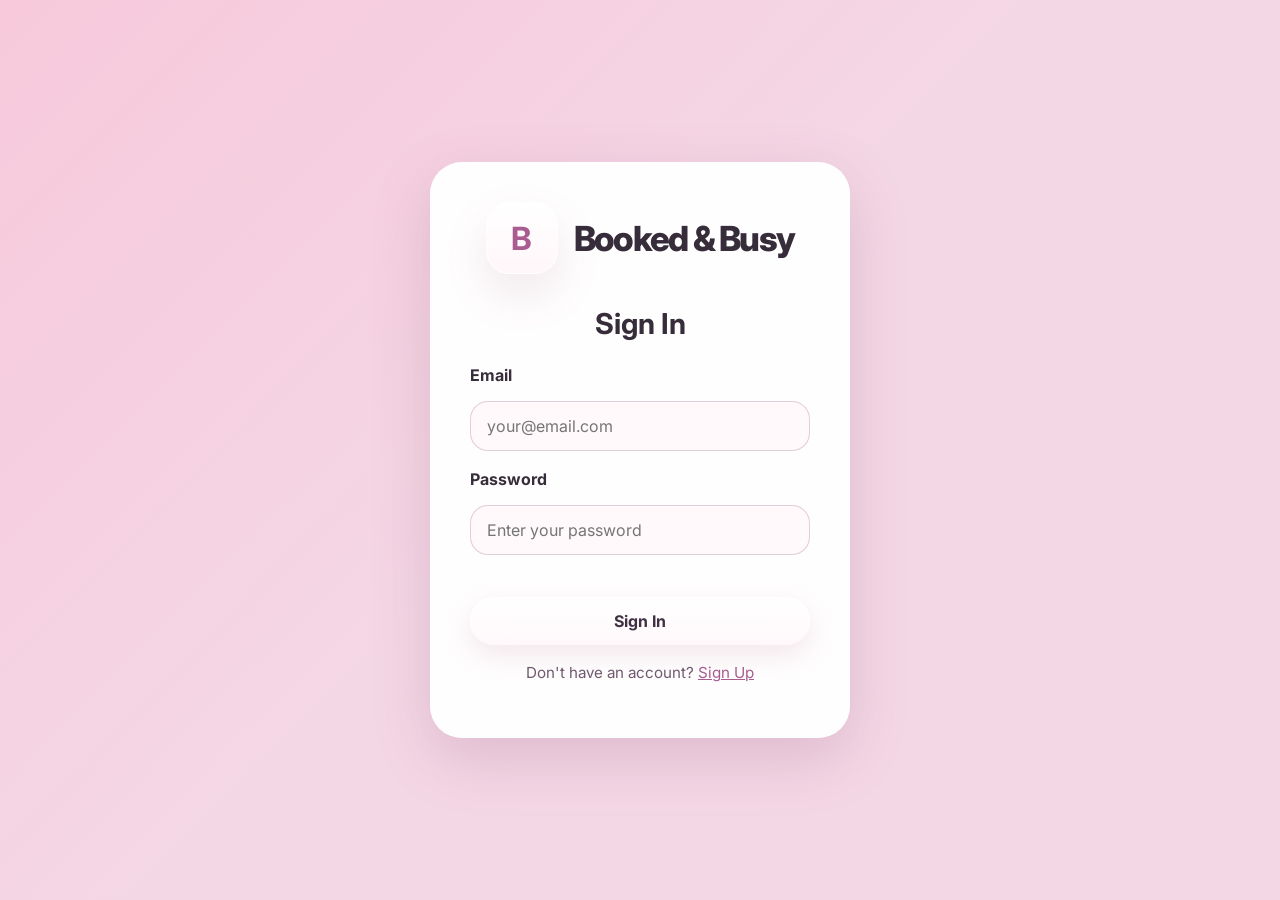
<file: index.html>
<!DOCTYPE html>
<html lang="en">
<head>
  <meta charset="UTF-8" />
  <meta name="viewport" content="width=device-width, initial-scale=1.0" />
  <title>Booked & Busy</title>
  <link rel="preconnect" href="https://fonts.googleapis.com" />
  <link rel="preconnect" href="https://fonts.gstatic.com" crossorigin />
  <link href="https://fonts.googleapis.com/css2?family=Inter:wght@400;500;600;700;800&family=Playfair+Display:wght@600;700&display=swap" rel="stylesheet" />
  <link rel="stylesheet" href="css/styles.css" />
</head>
<body id="indexPage">
  <!-- Login Modal -->
  <div class="auth-modal" id="authModal">
    <div class="auth-modal-content">
      <div class="auth-modal-header">
        <div class="logo-block">
          <div class="logo-mark">B</div>
          <div>
            <p class="logo-line">Booked & Busy</p>
          </div>
        </div>
      </div>
      <div class="auth-modal-body">
        <form id="authForm">
          <h2 id="authFormTitle">Sign In</h2>
          <div class="form-group">
            <label for="authEmail">Email</label>
            <input type="email" id="authEmail" name="email" placeholder="your@email.com" required />
          </div>
          <div class="form-group">
            <label for="authPassword">Password</label>
            <input type="password" id="authPassword" name="password" placeholder="Enter your password" required />
          </div>
          <div class="form-group" id="confirmPasswordGroup" style="display: none;">
            <label for="authConfirmPassword">Confirm Password</label>
            <input type="password" id="authConfirmPassword" name="confirmPassword" placeholder="Confirm your password" />
          </div>
          <button type="submit" class="hero-btn" id="authSubmitBtn">Sign In</button>
          <p class="auth-toggle">
            Don't have an account? <button type="button" id="switchToSignup" class="link-button">Sign Up</button>
          </p>
          <p class="auth-toggle" id="signupToggle" style="display: none;">
            Already have an account? <button type="button" id="switchToSignin" class="link-button">Sign In</button>
          </p>
        </form>
      </div>
    </div>
  </div>

  <!-- Landing Page (hidden after login) -->
  <div class="landing-shell" id="landingShell" style="display: none;">
    <header class="landing-header">
      <div class="logo-block">
        <div class="logo-mark">B</div>
        <div>
          <p class="logo-line">Booked & Busy</p>
          <p class="logo-subtitle">Your soft pink planner for every day.</p>
        </div>
      </div>
      <nav class="landing-nav" aria-label="Main navigation">
        <button class="auth-logout-btn" type="button" id="logoutBtn">Log Out</button>
      </nav>
    </header>

    <main class="landing-main">
      <section class="landing-copy">
        <p class="eyebrow">Cute, calm, and completely clickable</p>
        <h1>Plan your year with a pink glow.</h1>
        <p class="hero-text">A sleek, polished calendar experience where every reminder, task, and event appears in the same sweet style. Open year, month, week, or day views with one tap.</p>
        <div class="hero-actions">
          <a class="hero-btn" href="p1year.html">Open Calendar</a>
          <a class="hero-secondary" href="p2month.html">Month View</a>
        </div>
      </section>

      <section class="landing-preview">
        <div class="preview-card">
          <p class="preview-title">Full month view</p>
          <p>See every day in a soft pastel grid and open any date to add reminders.</p>
        </div>
        <div class="preview-card preview-card-soft">
          <p class="preview-title">Sweet week planning</p>
          <p>Track your week with colored event cards and quick day links.</p>
        </div>
        <div class="preview-card preview-card-soft">
          <p class="preview-title">Custom style</p>
          <p>Upload a background, personalize button colors, and keep your planner looking fresh.</p>
        </div>
      </section>
    </main>

    <footer class="app-footer">
      <div class="footer-content">
        <div class="footer-section">
          <h4>Contact Us</h4>
          <ul class="footer-links">
            <li><a href="mailto:jalexis@ttu.edu">jalexis@ttu.edu</a></li>
            <li><a href="mailto:milreza@ttu.edu">milreza@ttu.edu</a></li>
            <li><a href="mailto:nshellim@ttu.edu">nshellim@ttu.edu</a></li>
          </ul>
        </div>
        <div class="footer-section">
          <p class="footer-thanks">Thank you for using Booked & Busy!</p>
        </div>
      </div>
    </footer>
  </div>

  <script src="js/auth.js"></script>
</body>
</html>
</file>
<file: css/styles.css>
:root {
  --app-background: #f4d7e5;
  --card-border: #e8b5c7;
  --card-surface: rgba(255, 250, 252, 0.88);
  --cell-surface: rgba(255, 244, 248, 0.90);
  --button-surface: #ffffff;
  --button-text: #3f3143;
  --text-main: #362c3a;
  --text-soft: #705a6f;
  --shadow-soft: 0 20px 45px rgba(132, 73, 110, 0.12);
  --shadow-button: 0 10px 28px rgba(176, 112, 144, 0.16);
}

* {
  box-sizing: border-box;
}

html {
  scroll-behavior: smooth;
}

body {
  margin: 0;
  min-height: 100%;
  font-family: 'Inter', Arial, sans-serif;
  color: var(--text-main);
  background: radial-gradient(circle at top left, rgba(255, 255, 255, 0.78), transparent 28%),
    linear-gradient(160deg, #f7c9db 0%, var(--app-background) 48%, #f4d7e5 100%);
  transition: background 0.3s ease, color 0.3s ease;
}

a {
  color: inherit;
  text-decoration: none;
}

button,
input,
textarea,
select {
  font: inherit;
}

.landing-shell,
.app-shell {
  width: min(1200px, 100%);
  margin: 0 auto;
}

.landing-shell {
  min-height: 100vh;
  padding: 32px 24px 48px;
}

.landing-header,
.calendar-header {
  display: flex;
  flex-wrap: wrap;
  align-items: center;
  justify-content: space-between;
  gap: 18px;
}

.logo-block {
  display: flex;
  align-items: center;
  gap: 16px;
}

.logo-mark {
  width: 72px;
  height: 72px;
  display: grid;
  place-items: center;
  border-radius: 24px;
  background: linear-gradient(180deg, rgba(255,255,255,0.98), rgba(255,245,249,0.86));
  border: 1px solid rgba(255,255,255,0.8);
  box-shadow: var(--shadow-soft);
  font-size: 2rem;
  font-weight: 700;
  color: #a95c8f;
}

.logo-line {
  margin: 0;
  font-size: clamp(1.8rem, 2.7vw, 3.6rem);
  font-weight: 800;
  letter-spacing: -0.05em;
}

.logo-subtitle {
  margin: 6px 0 0;
  color: var(--text-soft);
  font-size: 1rem;
}

.landing-nav {
  display: flex;
  flex-wrap: wrap;
  gap: 16px;
}

.landing-nav a {
  padding: 14px 20px;
  border-radius: 999px;
  background: rgba(255,255,255,0.7);
  color: var(--text-main);
  box-shadow: var(--shadow-button);
}

.landing-main {
  display: grid;
  grid-template-columns: 1.2fr 0.8fr;
  gap: 32px;
  align-items: start;
  padding: 40px 0 0;
}

.landing-copy {
  max-width: 640px;
}

.eyebrow {
  margin: 0 0 18px;
  color: var(--text-soft);
  font-weight: 700;
  letter-spacing: 0.16em;
  text-transform: uppercase;
  font-size: 0.9rem;
}

.landing-copy h1 {
  margin: 0 0 24px;
  font-size: clamp(3rem, 4.6vw, 4.8rem);
  line-height: 1.02;
}

.hero-text {
  margin: 0 0 32px;
  max-width: 54rem;
  line-height: 1.7;
  color: var(--text-soft);
}

.hero-actions {
  display: flex;
  flex-wrap: wrap;
  gap: 16px;
}

.hero-btn,
.hero-secondary,
.view-button,
.customize-button,
.icon-button,
.footer-button,
.back-link {
  border: none;
  border-radius: 24px;
  background: linear-gradient(180deg, var(--button-surface), rgba(255,248,251,0.96));
  color: var(--button-text);
  cursor: pointer;
  box-shadow: var(--shadow-button);
}

.hero-btn,
.view-button,
.footer-button,
.back-link {
  padding: 14px 26px;
}

.hero-btn {
  display: inline-flex;
  align-items: center;
  justify-content: center;
  min-width: 170px;
  font-weight: 700;
}

.hero-secondary {
  display: inline-flex;
  align-items: center;
  justify-content: center;
  padding: 14px 24px;
  background: transparent;
  border: 1px solid rgba(255,255,255,0.85);
}

.landing-preview {
  display: grid;
  gap: 18px;
}

.preview-card {
  border-radius: 32px;
  background: rgba(255,255,255,0.9);
  border: 1px solid rgba(255,255,255,0.8);
  padding: 28px;
  box-shadow: var(--shadow-soft);
}

.preview-card-soft {
  background: rgba(255,245,251,0.82);
}

.preview-title {
  margin: 0 0 12px;
  font-size: 1.05rem;
  font-weight: 700;
}

.calendar-card {
  width: 100%;
  margin: 0 auto 32px;
  border-radius: 36px;
  background: linear-gradient(180deg, rgba(255,250,251,0.98), rgba(255,243,248,0.9));
  border: 1px solid rgba(255,255,255,0.75);
  box-shadow: var(--shadow-soft);
  outline: 6px solid rgba(255,255,255,0.6);
  backdrop-filter: blur(12px);
}

.calendar-header {
  display: grid;
  grid-template-columns: 1fr auto 1fr;
  gap: 24px;
  align-items: center;
  padding: 28px 32px 18px;
}

.header-left,
.header-right {
  display: flex;
  align-items: center;
  gap: 16px;
}

.header-left {
  justify-content: flex-start;
}

.header-center {
  display: flex;
  flex-direction: column;
  align-items: center;
  gap: 16px;
}

.month-display {
  display: inline-flex;
  align-items: center;
  justify-content: center;
  padding: 20px 34px;
  border-radius: 28px;
  background: linear-gradient(180deg, rgba(255,255,255,0.95), rgba(255,241,247,0.96));
  box-shadow: inset 0 1px 0 rgba(255,255,255,0.92);
  border: 1px solid rgba(255,255,255,0.65);
  position: relative;
}

.month-selector {
  border: none;
  background: none;
  padding: 0;
  display: flex;
  align-items: center;
  gap: 12px;
  cursor: pointer;
  font-family: inherit;
  color: inherit;
}

.month-text {
  font-family: 'Playfair Display', serif;
  font-size: clamp(2.4rem, 3vw, 3.5rem);
  font-weight: 700;
  letter-spacing: -0.04em;
}

.month-dropdown {
  position: absolute;
  top: calc(100% + 12px);
  left: 0;
  background: rgba(255,255,255,0.98);
  border-radius: 20px;
  padding: 12px 0;
  min-width: 200px;
  box-shadow: 0 10px 32px rgba(132, 73, 110, 0.2);
  z-index: 30;
  display: none;
  flex-direction: column;
  gap: 2px;
  animation: slideUp 0.2s ease;
}

.month-dropdown.hidden {
  display: none !important;
}

.month-dropdown:not(.hidden) {
  display: flex;
}

.dropdown-header {
  padding: 12px 16px;
  font-weight: 700;
  color: var(--text-main);
  border-bottom: 1px solid rgba(200,200,200,0.2);
  font-size: 0.9rem;
  text-transform: uppercase;
  letter-spacing: 0.05em;
}

.dropdown-item {
  padding: 12px 20px;
  border: none;
  background: transparent;
  color: var(--text-main);
  text-align: left;
  cursor: pointer;
  transition: all 0.22s ease;
  font-weight: 500;
}

.dropdown-item:hover {
  background: rgba(255,245,251,0.8);
  padding-left: 28px;
}

.view-selector {
  display: flex;
  align-items: center;
  gap: 12px;
  flex-wrap: wrap;
}

.view-button {
  display: inline-flex;
  align-items: center;
  justify-content: center;
  padding: 12px 20px;
  border-radius: 999px;
  background: transparent;
  color: var(--text-main);
  font-weight: 700;
  transition: background 0.22s ease, transform 0.22s ease;
}

.view-button.active {
  background: rgba(255,255,255,0.95);
}

.view-button:hover,
.customize-button:hover,
.icon-button:hover,
.quick-menu-item:hover,
.footer-button:hover,
.back-link:hover,
.hero-btn:hover,
.hero-secondary:hover {
  transform: translateY(-1px);
}

.customize-button,
.icon-button,
.quick-menu-item,
.footer-button,
.back-link {
  border: none;
  border-radius: 20px;
  background: linear-gradient(180deg, var(--button-surface), rgba(255,248,251,0.96));
  color: var(--button-text);
}

.customize-button {
  padding: 16px 34px;
  font-weight: 700;
}

.icon-button {
  width: 60px;
  height: 60px;
  display: inline-flex;
  align-items: center;
  justify-content: center;
  border-radius: 20px;
}

.icon-img {
  width: 24px;
  height: 24px;
}

.add-icon span {
  font-size: 1.8rem;
  line-height: 1;
}

.menu-wrap {
  position: relative;
}

.quick-menu {
  position: absolute;
  right: 0;
  top: calc(100% + 10px);
  min-width: 220px;
  display: flex;
  flex-direction: column;
  gap: 10px;
  z-index: 20;
}

.quick-menu-item {
  padding: 14px 18px;
  border-radius: 16px;
  background: rgba(255,255,255,0.92);
  color: var(--text-main);
  font-weight: 700;
  cursor: pointer;
}

.hidden {
  display: none !important;
}

.customize-panel {
  margin: 12px 28px 24px;
  padding: 24px;
  border-radius: 28px;
  background: rgba(255,255,255,0.85);
  border: 1px solid rgba(255,255,255,0.8);
  box-shadow: inset 0 1px 0 rgba(255,255,255,0.9);
}

.customize-grid {
  display: grid;
  grid-template-columns: repeat(4, minmax(180px, 1fr));
  gap: 18px;
}

.customize-section {
  background: rgba(255,250,251,0.92);
  border-radius: 22px;
  padding: 18px;
}

.customize-section label,
.preview-label {
  display: block;
  margin-bottom: 10px;
  font-weight: 700;
}

.customize-section input[type="file"] {
  width: 100%;
}

.hint {
  margin: 10px 0 0;
  color: var(--text-soft);
  font-size: 0.9rem;
}

.picker-row {
  display: flex;
  align-items: center;
  gap: 12px;
}

.picker-row input[type="color"] {
  width: 52px;
  height: 52px;
  border: none;
  border-radius: 16px;
  cursor: pointer;
}

.preview-area {
  margin-top: 20px;
  display: grid;
  gap: 12px;
}

.preview-swatch {
  height: 96px;
  border-radius: 24px;
  border: 1px solid rgba(255,255,255,0.88);
  background: linear-gradient(145deg, var(--app-background), #ffffff);
}

.calendar-footer {
  margin-top: 18px;
  display: flex;
  justify-content: flex-end;
  gap: 12px;
}

.footer-button {
  padding: 14px 20px;
  font-weight: 700;
}

.save-btn {
  background: linear-gradient(135deg, #fff5d6, #fff8ef 55%, #ffffff);
}

.calendar-layout {
  padding: 8px 18px 24px;
}

.day-headers {
  display: grid;
  grid-template-columns: repeat(7, minmax(0, 1fr));
  gap: 12px;
  margin-bottom: 16px;
}

.day-header {
  font-weight: 700;
  text-transform: uppercase;
  letter-spacing: 0.08em;
  font-size: 0.78rem;
  color: var(--text-soft);
  padding: 14px 12px;
  text-align: center;
}

.day-header:not(:last-child) {
  border-right: none;
}

.week-layout .week-intro {
  margin-bottom: 18px;
}

.subtitle {
  margin: 0;
  color: var(--text-soft);
  font-size: 1rem;
  line-height: 1.5;
}

.year-grid-layout {
  display: grid;
  grid-template-columns: minmax(0, 1fr);
  gap: 24px;
  align-items: start;
}

.app-shell[data-page="year"] {
  display: grid;
  grid-template-columns: minmax(0, 1fr) 300px;
  grid-template-areas:
    "header header"
    "main aside";
  gap: 24px;
}

.app-shell[data-page="year"] > .calendar-header {
  grid-area: header;
}

.app-shell[data-page="year"] > .calendar-layout.year-grid-layout {
  grid-area: main;
}

.app-shell[data-page="year"] > .day-sidebar {
  grid-area: aside;
  align-self: start;
}

.year-status {
  padding: 28px 28px 24px;
}

.year-status h2 {
  margin: 0 0 10px;
  font-size: clamp(2.1rem, 2.2vw, 3rem);
}

.year-status .subtitle {
  max-width: 44rem;
}

.year-grid {
  display: grid;
  grid-template-columns: repeat(4, minmax(0, 1fr));
  gap: 18px;
  padding: 0 28px 28px;
}

.month-card {
  min-height: 160px;
  padding: 22px;
  display: grid;
  grid-template-rows: auto 1fr;
  gap: 16px;
  border-radius: 28px;
  background: linear-gradient(180deg, rgba(255,250,252,0.96), rgba(255,240,245,0.92));
  border: 1px solid rgba(255,255,255,0.75);
  box-shadow: var(--shadow-button);
  cursor: pointer;
}

.month-card:hover {
  transform: translateY(-1px);
}

.month-header {
  font-size: 1.25rem;
  font-weight: 800;
}

.month-badge {
  display: inline-flex;
  padding: 8px 14px;
  border-radius: 999px;
  background: rgba(255,222,235,0.8);
  color: #8d5a7f;
  font-weight: 700;
}

.calendar-grid {
  display: grid;
  grid-template-columns: repeat(7, minmax(0, 1fr));
  gap: 12px;
}

.calendar-cell,
.week-card {
  min-height: 180px;
  padding: 18px;
  border-radius: 26px;
  border: 1px solid rgba(255,255,255,0.75);
  background: linear-gradient(180deg, rgba(255,246,250,0.95), rgba(255,239,247,0.86));
  box-shadow: inset 0 1px 0 rgba(255,255,255,0.92);
}

.day-button {
  display: flex;
  flex-direction: column;
  align-items: flex-start;
  justify-content: space-between;
  cursor: pointer;
  position: relative;
}

.calendar-cell.current-day,
.week-card.current-day {
  border-color: #ec6ca5;
  box-shadow: 0 0 0 2px rgba(236, 108, 165, 0.18);
}

.today-heart {
  margin-left: 8px;
  color: #e84c7c;
  font-size: 0.8rem;
}

.event-card-top {
  display: flex;
  align-items: center;
  justify-content: space-between;
  gap: 12px;
  margin-bottom: 12px;
}

.event-card-actions {
  display: flex;
  gap: 8px;
}

.icon-button.small {
  padding: 8px 12px;
  border-radius: 16px;
  font-size: 0.85rem;
}

.icon-button.small.danger {
  background: rgba(255, 212, 225, 0.95);
  color: #94264b;
}

.badge.holiday {
  background: rgba(255, 180, 206, 0.95);
  color: #8e3c6d;
}

.badge.important {
  background: rgba(250, 233, 166, 0.95);
  color: #7a5d3a;
}

.cell-number,
.date-number {
  display: inline-flex;
  align-items: center;
  justify-content: center;
  width: 42px;
  height: 42px;
  border-radius: 16px;
  background: rgba(255,255,255,0.9);
  font-weight: 800;
  color: var(--text-main);
}

.day-badges {
  margin-top: 16px;
  display: flex;
  flex-wrap: wrap;
  gap: 8px;
}

.badge {
  display: inline-flex;
  align-items: center;
  justify-content: center;
  padding: 8px 12px;
  border-radius: 999px;
  font-size: 0.8rem;
  font-weight: 700;
  text-transform: capitalize;
}

.badge.event {
  background: rgba(255,205,232,0.92);
  color: #824d75;
}

.badge.task {
  background: rgba(254,241,206,0.95);
  color: #8b5c45;
}

.badge.reminder {
  background: rgba(215,196,252,0.96);
  color: #5f4380;
}

.week-card {
  display: flex;
  flex-direction: column;
  gap: 14px;
  min-height: 200px;
  cursor: pointer;
  padding: 18px;
  border-radius: 26px;
  border: 1px solid rgba(255,255,255,0.75);
  background: linear-gradient(180deg, rgba(255,246,250,0.95), rgba(255,239,247,0.86));
  box-shadow: inset 0 1px 0 rgba(255,255,255,0.92);
  transition: all 0.22s ease;
}

.week-card:hover {
  transform: translateY(-2px);
  box-shadow: 0 4px 16px rgba(132, 73, 110, 0.15), inset 0 1px 0 rgba(255,255,255,0.92);
}

.week-card-header {
  font-weight: 700;
  color: #472d42;
  display: flex;
  align-items: center;
  justify-content: space-between;
}

.week-card-body {
  display: grid;
  gap: 10px;
}

.week-event {
  padding: 12px 16px;
  border-radius: 18px;
  background: rgba(255,245,251,0.85);
  color: #53344a;
  font-weight: 700;
  font-size: 0.95rem;
  transition: all 0.22s ease;
}

.week-event:hover {
  background: rgba(255,240,248,0.95);
  transform: translateX(2px);
}

.week-empty {
  color: var(--text-soft);
  font-style: italic;
}

.day-detail {
  display: grid;
  gap: 22px;
  grid-template-columns: 1.4fr 0.6fr;
  padding: 28px;
}

.detail-panel,
.summary-card {
  border-radius: 32px;
  background: rgba(255,255,255,0.96);
  border: 1px solid rgba(255,255,255,0.8);
  box-shadow: var(--shadow-soft);
  padding: 28px;
}

.detail-panel {
  display: grid;
  gap: 18px;
}

.detail-panel h2 {
  margin: 0 0 10px;
}

.event-list {
  display: grid;
  gap: 16px;
}

.event-card {
  border-radius: 28px;
  padding: 20px;
  background: rgba(255,245,251,0.9);
  border: 1px solid rgba(255,255,255,0.75);
}

.event-card h3,
.event-card p,
.event-card span {
  margin: 0;
}

.event-card h3 {
  font-size: 1.2rem;
  margin-bottom: 10px;
}

.event-card span {
  display: inline-block;
  margin-top: 12px;
  color: var(--text-soft);
  font-size: 0.95rem;
}

.summary-card h3 {
  margin-top: 0;
}

.search-modal,
.add-modal {
  position: fixed;
  inset: 0;
  display: none;
  align-items: center;
  justify-content: center;
  background: rgba(33,19,33,0.32);
  z-index: 50;
  animation: fadeIn 0.2s ease;
}

.search-modal.active,
.add-modal.active {
  display: grid;
}

@keyframes fadeIn {
  from {
    opacity: 0;
  }
  to {
    opacity: 1;
  }
}

@keyframes slideUp {
  from {
    transform: translateY(20px);
    opacity: 0;
  }
  to {
    transform: translateY(0);
    opacity: 1;
  }
}

.search-modal-content,
.add-modal-content {
  width: min(560px, 92vw);
  border-radius: 32px;
  background: rgba(255,255,255,0.98);
  padding: 28px;
  box-shadow: var(--shadow-soft);
  animation: slideUp 0.3s ease;
}

.search-modal-header,
.add-modal-header {
  display: flex;
  align-items: center;
  justify-content: space-between;
  gap: 16px;
}

.search-modal-header h2,
.add-modal-header h2 {
  margin: 0;
}

.search-modal-body {
  margin-top: 18px;
  display: grid;
  gap: 16px;
}

.search-input,
input[type='text'],
input[type='date'],
input[type='time'],
textarea {
  width: 100%;
  padding: 14px 16px;
  border-radius: 18px;
  border: 1px solid rgba(220,199,213,0.88);
  background: rgba(255,249,252,0.92);
  color: var(--text-main);
  font-size: 1rem;
}

.form-group {
  display: grid;
  gap: 8px;
}

.form-group label {
  font-weight: 700;
  color: var(--text-main);
}

textarea {
  min-height: 140px;
  resize: vertical;
}

@media (max-width: 1100px) {
  .landing-main,
  .year-grid-layout,
  .day-detail {
    grid-template-columns: 1fr;
  }

  .calendar-header {
    grid-template-columns: 1fr;
    justify-items: center;
  }

  .header-left,
  .header-right {
    width: 100%;
    justify-content: center;
  }

  .customize-grid {
    grid-template-columns: repeat(2, minmax(180px, 1fr));
  }
}

.customize-subsection {
  margin-bottom: 32px;
  padding-bottom: 24px;
  border-bottom: 1px solid rgba(200,200,200,0.2);
}

.customize-subsection h3 {
  margin: 0 0 16px;
  font-size: 1.1rem;
  font-weight: 700;
  color: var(--text-main);
}

.themes-grid {
  display: grid;
  grid-template-columns: repeat(auto-fit, minmax(120px, 1fr));
  gap: 16px;
}

.theme-button {
  display: flex;
  flex-direction: column;
  align-items: center;
  gap: 10px;
  padding: 12px;
  border-radius: 16px;
  border: 2px solid transparent;
  background: rgba(255,255,255,0.6);
  cursor: pointer;
  transition: all 0.22s ease;
  font-weight: 600;
  font-size: 0.9rem;
}

.theme-button:hover {
  border-color: rgba(200,100,150,0.4);
  transform: translateY(-2px);
}

.theme-button.active-theme {
  border-color: #a95c8f;
  background: rgba(169,92,143,0.1);
}

.theme-preview {
  width: 100%;
  height: 60px;
  border-radius: 12px;
  box-shadow: 0 4px 12px rgba(0,0,0,0.1);
}

.filter-section {
  display: flex;
  align-items: center;
  gap: 12px;
  margin-bottom: 24px;
  padding: 16px;
  background: rgba(255,255,255,0.5);
  border-radius: 18px;
}

.filter-label {
  font-weight: 700;
  color: var(--text-main);
  white-space: nowrap;
}

.priority-filter-btn {
  padding: 10px 18px;
  border: 2px solid currentColor;
  border-radius: 20px;
  background: transparent;
  color: inherit;
  font-weight: 600;
  cursor: pointer;
  transition: all 0.22s ease;
}

.priority-filter-btn:hover {
  background: rgba(255,255,255,0.6);
}

.priority-filter-btn.active-filter {
  background: rgba(255,255,255,0.9);
  transform: translateY(-2px);
  box-shadow: 0 4px 12px rgba(0,0,0,0.1);
}

select {
  width: 100%;
  padding: 14px 16px;
  border-radius: 18px;
  border: 1px solid rgba(220,199,213,0.88);
  background: rgba(255,249,252,0.92);
  color: var(--text-main);
  font-size: 1rem;
  font-family: inherit;
  cursor: pointer;
}

select:focus {
  outline: none;
  border-color: #e7b5ca;
  box-shadow: 0 0 0 3px rgba(231, 181, 202, 0.1);
}

.priority-badge {
  font-weight: 700;
  font-size: 0.85rem;
}

/* Authentication Modal */
.auth-modal {
  position: fixed;
  inset: 0;
  display: none;
  align-items: center;
  justify-content: center;
  background: linear-gradient(135deg, #f7c9db 0%, #f4d7e5 48%, #f4d7e5 100%);
  z-index: 100;
}

.auth-modal-content {
  width: min(420px, 92vw);
  border-radius: 32px;
  background: rgba(255,255,255,0.98);
  padding: 40px;
  box-shadow: 0 20px 60px rgba(132, 73, 110, 0.2);
}

.auth-modal-header {
  margin-bottom: 32px;
  text-align: center;
}

.auth-modal-header .logo-block {
  justify-content: center;
  margin-bottom: 16px;
}

.auth-modal-body h2 {
  margin: 0 0 24px;
  font-size: 1.8rem;
  text-align: center;
}

.auth-modal-body .form-group {
  margin-bottom: 18px;
}

.auth-modal-body label {
  display: block;
  margin-bottom: 8px;
  font-weight: 700;
  color: var(--text-main);
}

.auth-modal-body input {
  width: 100%;
  padding: 14px 16px;
  border-radius: 18px;
  border: 1px solid rgba(220,199,213,0.88);
  background: rgba(255,249,252,0.92);
  color: var(--text-main);
  font-size: 1rem;
  font-family: inherit;
}

.auth-modal-body input:focus {
  outline: none;
  border-color: #e7b5ca;
  box-shadow: 0 0 0 3px rgba(231, 181, 202, 0.1);
}

.auth-modal-body .hero-btn {
  width: 100%;
  margin-top: 24px;
}

.auth-toggle {
  margin-top: 18px;
  text-align: center;
  color: var(--text-soft);
  font-size: 0.95rem;
}

.link-button {
  border: none;
  background: none;
  color: #a95c8f;
  font-weight: 700;
  cursor: pointer;
  text-decoration: underline;
  padding: 0;
  font: inherit;
}

.link-button:hover {
  color: #8e4578;
}

.auth-logout-btn {
  padding: 12px 24px;
  border-radius: 20px;
  border: none;
  background: rgba(255,255,255,0.7);
  color: var(--text-main);
  font-weight: 700;
  cursor: pointer;
  box-shadow: var(--shadow-button);
}

/* Footer */
.app-footer {
  margin-top: 60px;
  padding: 48px 24px;
  background: rgba(255,255,255,0.6);
  border-top: 1px solid rgba(255,255,255,0.8);
  border-radius: 28px 28px 0 0;
}

.footer-content {
  width: min(1200px, 100%);
  margin: 0 auto;
  display: grid;
  grid-template-columns: repeat(auto-fit, minmax(280px, 1fr));
  gap: 48px;
  align-items: start;
}

.footer-section {
  display: flex;
  flex-direction: column;
  gap: 16px;
}

.footer-section h4 {
  margin: 0;
  font-weight: 700;
  color: var(--text-main);
  font-size: 1.1rem;
  letter-spacing: 0.02em;
}

.footer-links {
  list-style: none;
  margin: 0;
  padding: 0;
  display: flex;
  flex-direction: column;
  gap: 12px;
}

.footer-links a {
  color: var(--text-soft);
  text-decoration: none;
  transition: color 0.22s ease, transform 0.22s ease;
  display: inline-flex;
  align-items: center;
  width: fit-content;
}

.footer-links a:hover {
  color: var(--text-main);
  transform: translateX(4px);
}

.footer-thanks {
  margin: 0;
  color: var(--text-soft);
  line-height: 1.6;
  font-size: 0.95rem;
}

@media (max-width: 820px) {
  .landing-shell {
    padding: 24px 16px 32px;
  }

  .landing-main {
    gap: 24px;
  }

  .hero-btn,
  .hero-secondary,
  .view-button,
  .customize-button,
  .icon-button,
  .footer-button,
  .back-link {
    width: 100%;
  }

  .calendar-card {
    border-radius: 28px;
    outline-width: 4px;
  }

  .calendar-header {
    padding: 24px 20px 16px;
  }

  .year-grid {
    grid-template-columns: 1fr;
  }

  .calendar-grid {
    gap: 10px;
  }

  .calendar-card,
  .event-card,
  .detail-panel,
  .summary-card,
  .preview-card {
    padding: 24px;
  }

  .footer-content {
    grid-template-columns: 1fr;
    gap: 24px;
  }

  .themes-grid {
    grid-template-columns: repeat(2, 1fr);
  }

  .customize-grid {
    grid-template-columns: 1fr;
  }

  .filter-section {
    flex-wrap: wrap;
  }
}

/* Holiday Toggle Styles */
.holiday-toggles {
  display: flex;
  flex-direction: column;
  gap: 12px;
  margin-top: 12px;
}

.toggle-item {
  display: flex;
  align-items: center;
  gap: 10px;
  padding: 10px 12px;
  border-radius: 8px;
  background: rgba(255, 255, 255, 0.4);
  cursor: pointer;
  transition: background 0.2s ease, transform 0.15s ease;
  user-select: none;
}

.toggle-item:hover {
  background: rgba(255, 255, 255, 0.6);
  transform: translateX(2px);
}

.toggle-item input[type="checkbox"] {
  width: 18px;
  height: 18px;
  cursor: pointer;
  accent-color: #a95c8f;
}

.toggle-item span {
  font-size: 0.95rem;
  font-weight: 500;
  color: var(--text-main);
}

/* Notification Styles */
@keyframes slideIn {
  from {
    transform: translateX(400px);
    opacity: 0;
  }
  to {
    transform: translateX(0);
    opacity: 1;
  }
}

@keyframes slideOut {
  from {
    transform: translateX(0);
    opacity: 1;
  }
  to {
    transform: translateX(400px);
    opacity: 0;
  }
}

.notification {
  display: flex;
  align-items: center;
  padding: 16px 24px;
  border-radius: 8px;
  font-weight: 500;
  box-shadow: 0 8px 24px rgba(0, 0, 0, 0.15);
  backdrop-filter: blur(4px);
}

.notification-success {
  background: #51cf66;
  color: #fff;
}

.notification-error {
  background: #ff6b6b;
  color: #fff;
}

.notification-info {
  background: #339af0;
  color: #fff;
}
</file>
<file: css/calendar-switcher.css>
/* Calendar Switcher Button */
.calendar-switcher-btn {
  width: 48px;
  height: 48px;
  border: none;
  border-radius: 16px;
  background: linear-gradient(180deg, var(--button-surface), rgba(255,248,251,0.96));
  color: var(--button-text);
  font-size: 1.4rem;
  cursor: pointer;
  transition: all 0.22s ease;
  display: flex;
  align-items: center;
  justify-content: center;
}

.calendar-switcher-btn:hover {
  transform: translateY(-1px);
  box-shadow: 0 10px 28px rgba(176, 112, 144, 0.16);
}

.calendar-switcher-btn.active {
  background: rgba(255, 255, 255, 0.95);
  box-shadow: 0 10px 28px rgba(176, 112, 144, 0.16);
}

/* Calendar Switcher Styles */
.calendar-switcher-panel {
  position: fixed;
  top: 200px;
  right: 24px;
  min-width: 320px;
  background: rgba(255, 255, 255, 0.96);
  border: 1px solid var(--card-border);
  border-radius: 24px;
  padding: 20px;
  box-shadow: 0 20px 45px rgba(132, 73, 110, 0.18);
  z-index: 25;
  display: flex;
  flex-direction: column;
  gap: 12px;
  max-height: 400px;
  overflow-y: auto;
}

.calendar-switcher-panel.hidden {
  display: none !important;
}

.calendar-switcher-header {
  display: flex;
  justify-content: space-between;
  align-items: center;
  margin-bottom: 8px;
  padding-bottom: 12px;
  border-bottom: 1px solid rgba(200, 200, 200, 0.2);
}

.calendar-switcher-header h3 {
  margin: 0;
  font-size: 1rem;
  color: var(--text-main);
}

.calendar-add-btn {
  width: 32px;
  height: 32px;
  border: none;
  border-radius: 8px;
  background: rgba(255, 245, 251, 0.8);
  color: var(--text-main);
  font-size: 1.2rem;
  cursor: pointer;
  transition: background 0.2s ease, transform 0.2s ease;
  display: flex;
  align-items: center;
  justify-content: center;
}

.calendar-add-btn:hover {
  background: rgba(255, 235, 245, 0.95);
  transform: scale(1.1);
}

.calendar-list {
  display: flex;
  flex-direction: column;
  gap: 8px;
  min-height: 60px;
}

.calendar-item {
  display: flex;
  justify-content: space-between;
  align-items: center;
  padding: 12px 14px;
  background: rgba(255, 250, 252, 0.9);
  border-radius: 12px;
  border-left: 4px solid var(--card-border);
  transition: background 0.2s ease, transform 0.2s ease;
}

.calendar-item:hover {
  background: rgba(255, 245, 250, 0.95);
  transform: translateX(2px);
}

.calendar-item-content {
  display: flex;
  align-items: center;
  gap: 10px;
  flex: 1;
}

.calendar-checkbox {
  width: 18px;
  height: 18px;
  cursor: pointer;
  accent-color: #a95c8f;
}

.calendar-name {
  font-weight: 600;
  color: var(--text-main);
  font-size: 0.95rem;
}

.calendar-owner-badge,
.calendar-viewer-badge {
  font-size: 0.75rem;
  font-weight: 700;
  padding: 2px 8px;
  border-radius: 6px;
  text-transform: uppercase;
}

.calendar-owner-badge {
  background: rgba(255, 200, 221, 0.8);
  color: #a95c8f;
}

.calendar-viewer-badge {
  background: rgba(200, 220, 255, 0.8);
  color: #4a7ba7;
}

.calendar-item-actions {
  display: flex;
  gap: 6px;
}

.calendar-item-btn {
  width: 28px;
  height: 28px;
  border: none;
  border-radius: 6px;
  background: transparent;
  color: var(--text-main);
  cursor: pointer;
  transition: background 0.2s ease, transform 0.2s ease;
  display: flex;
  align-items: center;
  justify-content: center;
  font-weight: 700;
}

.calendar-item-btn:hover {
  background: rgba(255, 200, 221, 0.6);
  transform: scale(1.15);
}

.calendar-item-btn.danger {
  color: #c41e3a;
}

.calendar-item-btn.danger:hover {
  background: rgba(255, 150, 160, 0.7);
}

.calendar-switcher-footer {
  display: flex;
  gap: 8px;
  padding-top: 12px;
  border-top: 1px solid rgba(200, 200, 200, 0.2);
}

.new-calendar-input {
  flex: 1;
  padding: 10px 12px;
  border-radius: 10px;
  border: 1px solid var(--card-border);
  background: rgba(255, 250, 252, 0.9);
  color: var(--text-main);
  font-size: 0.9rem;
  transition: border-color 0.2s ease;
}

.new-calendar-input:focus {
  outline: none;
  border-color: #a95c8f;
  box-shadow: 0 0 0 3px rgba(169, 92, 143, 0.1);
}

.new-calendar-input.hidden,
.calendar-confirm-btn.hidden {
  display: none !important;
}

.calendar-confirm-btn {
  padding: 10px 16px;
  border: none;
  border-radius: 10px;
  background: linear-gradient(135deg, #fff5d6, #fff8ef 55%, #ffffff);
  color: var(--text-main);
  font-weight: 700;
  cursor: pointer;
  transition: all 0.22s ease;
}

.calendar-confirm-btn:hover {
  transform: translateY(-1px);
  box-shadow: 0 4px 12px rgba(132, 73, 110, 0.15);
}
</file>
